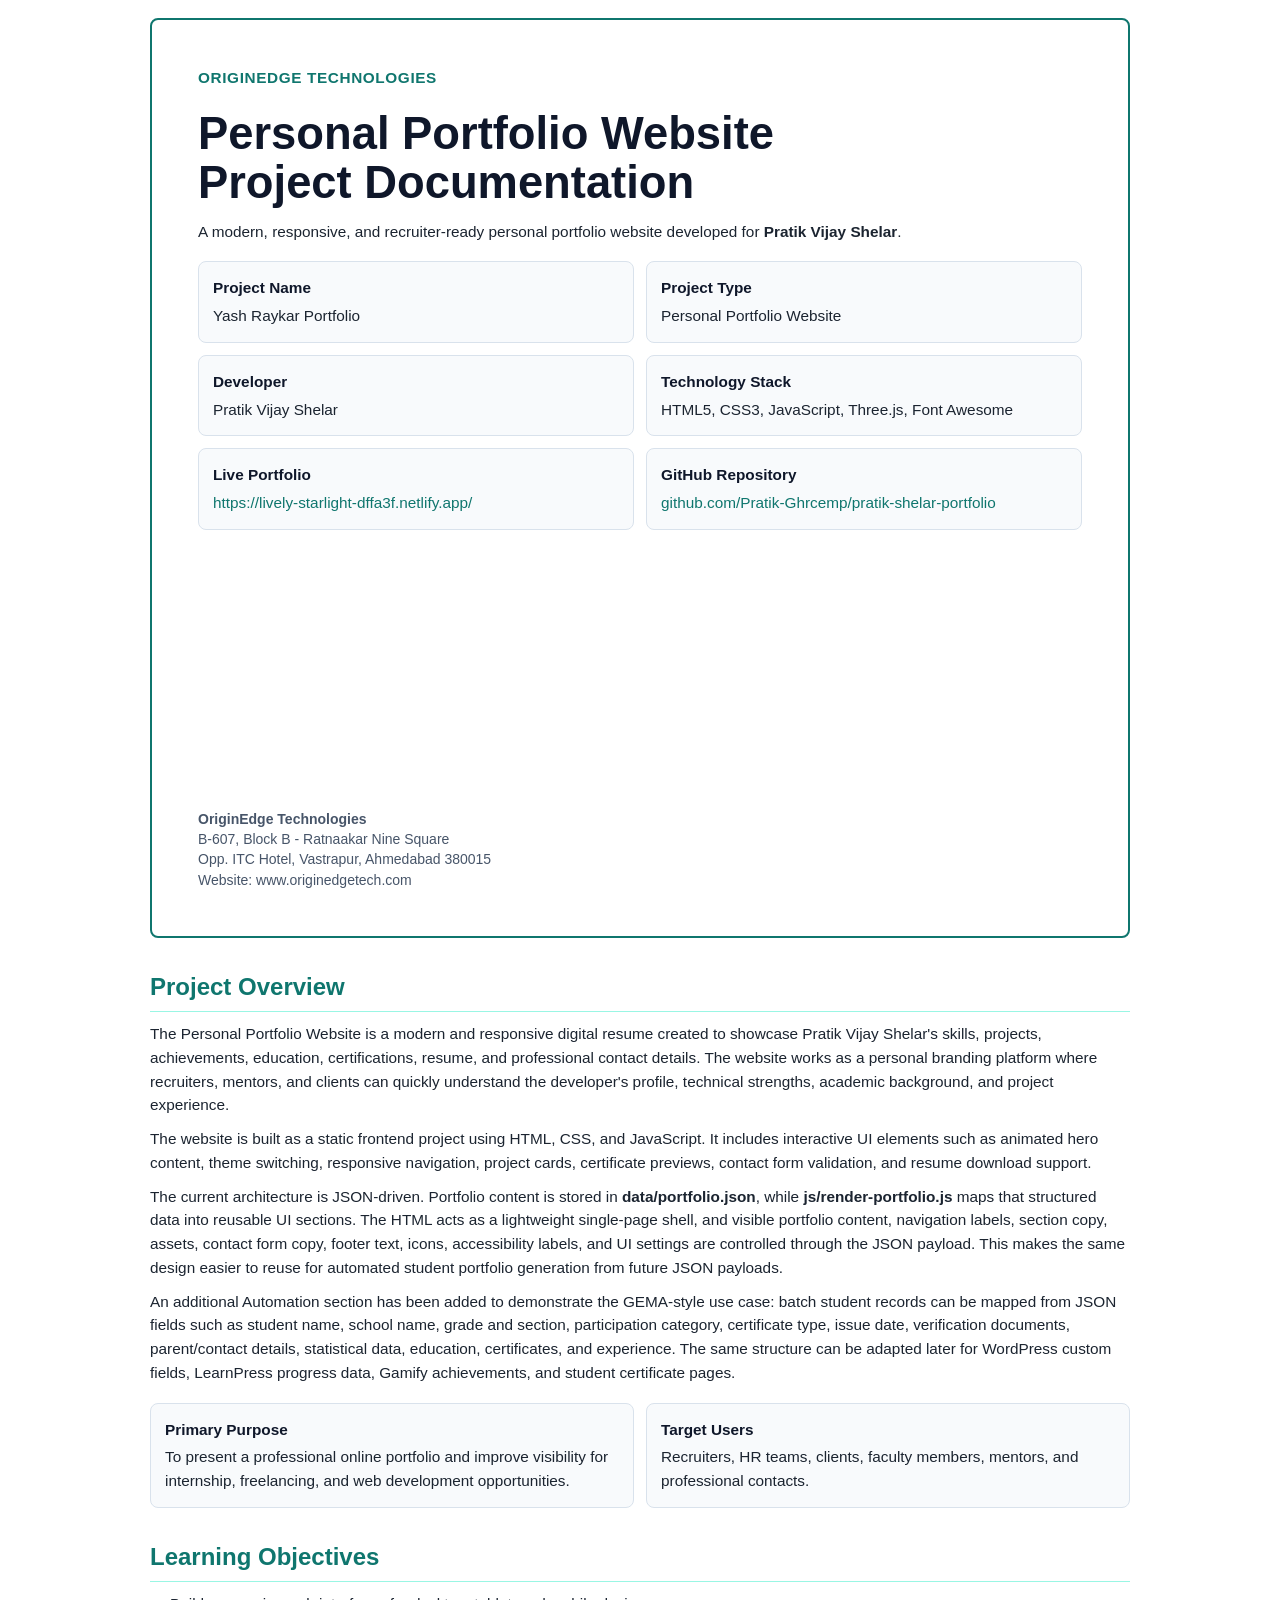
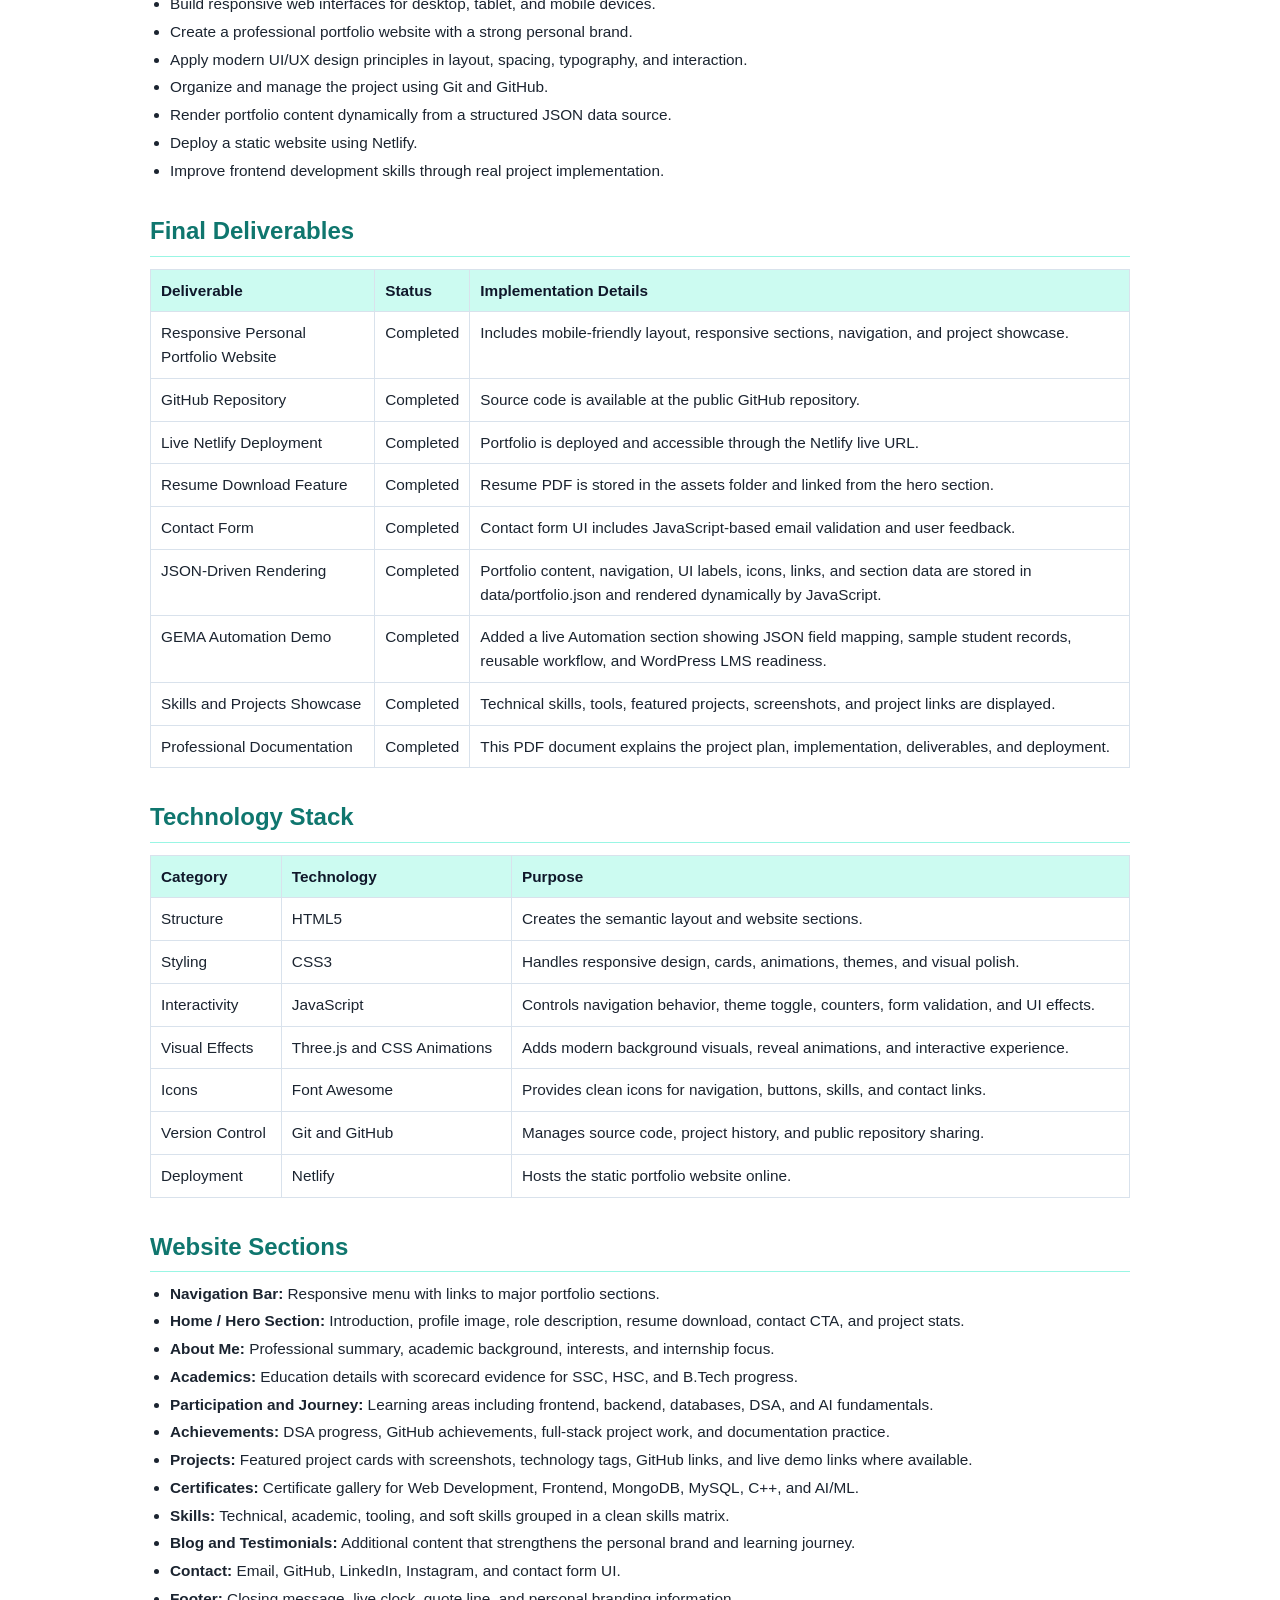
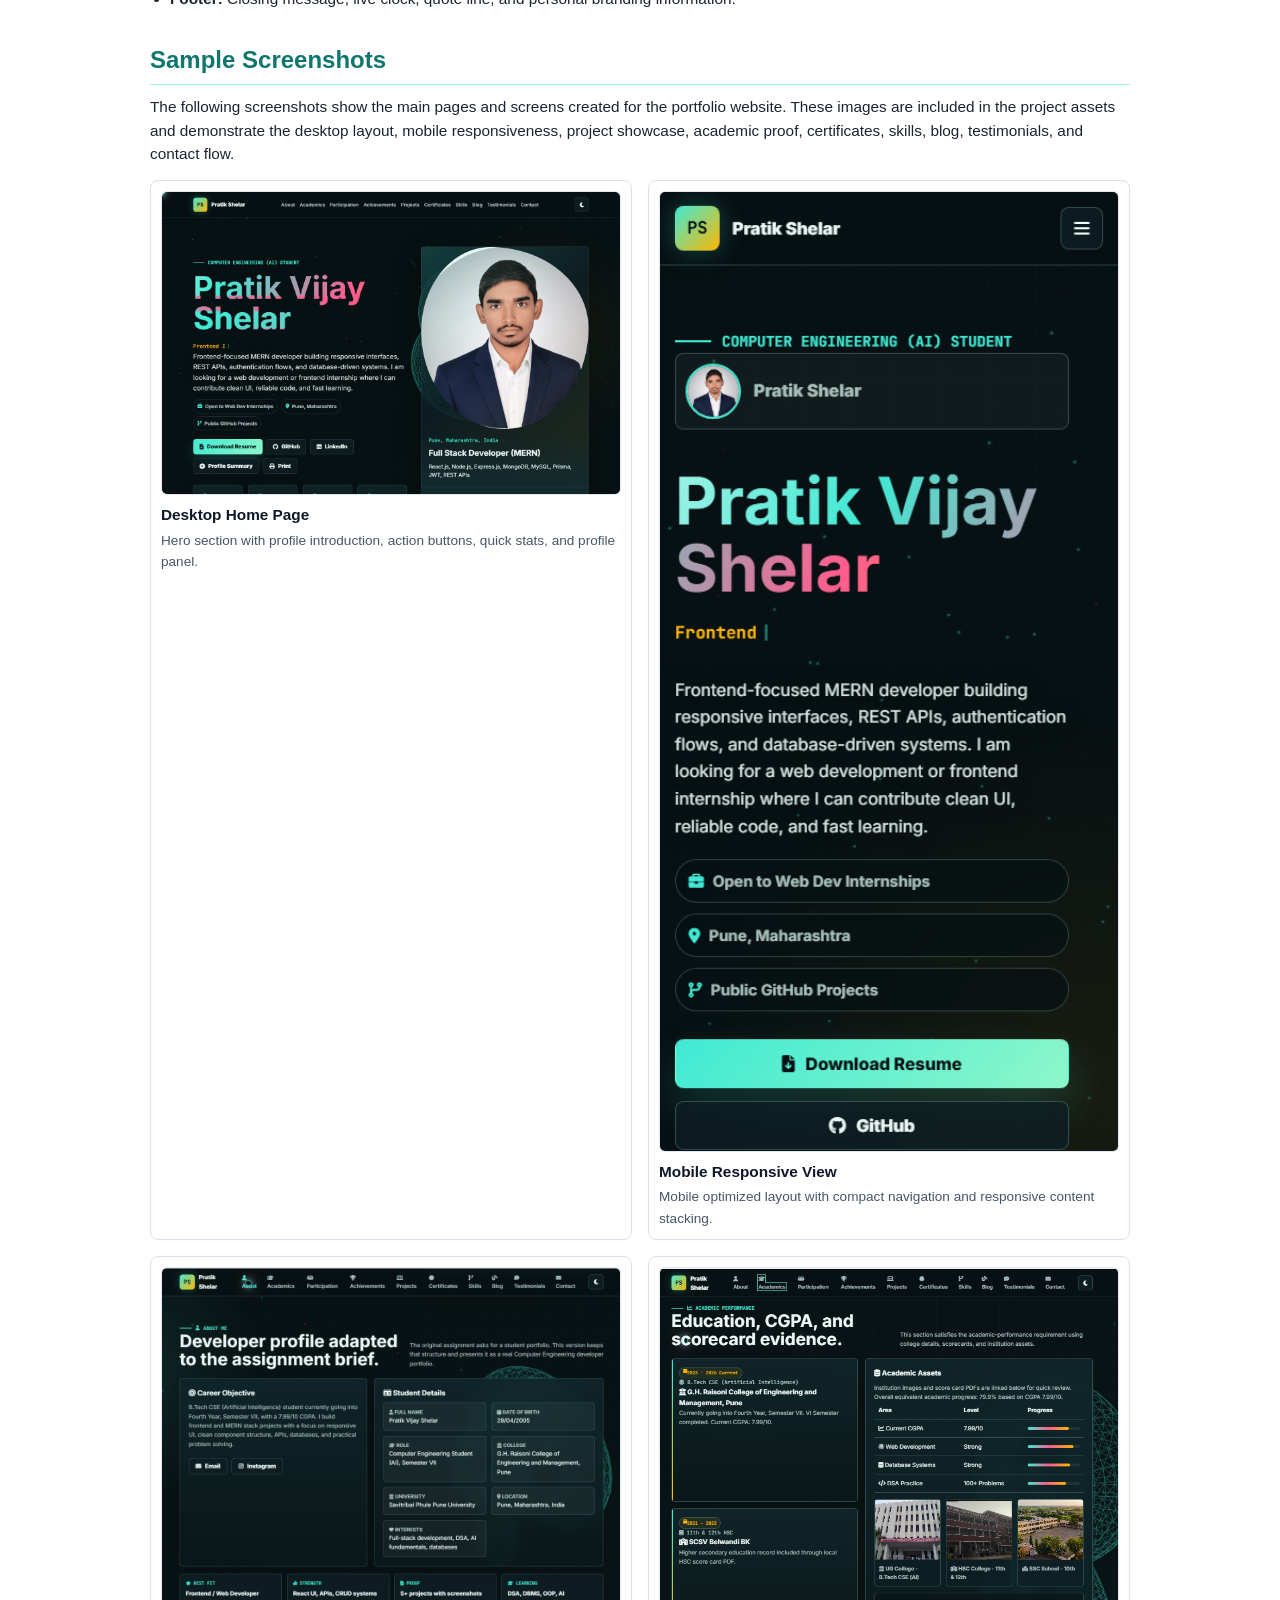
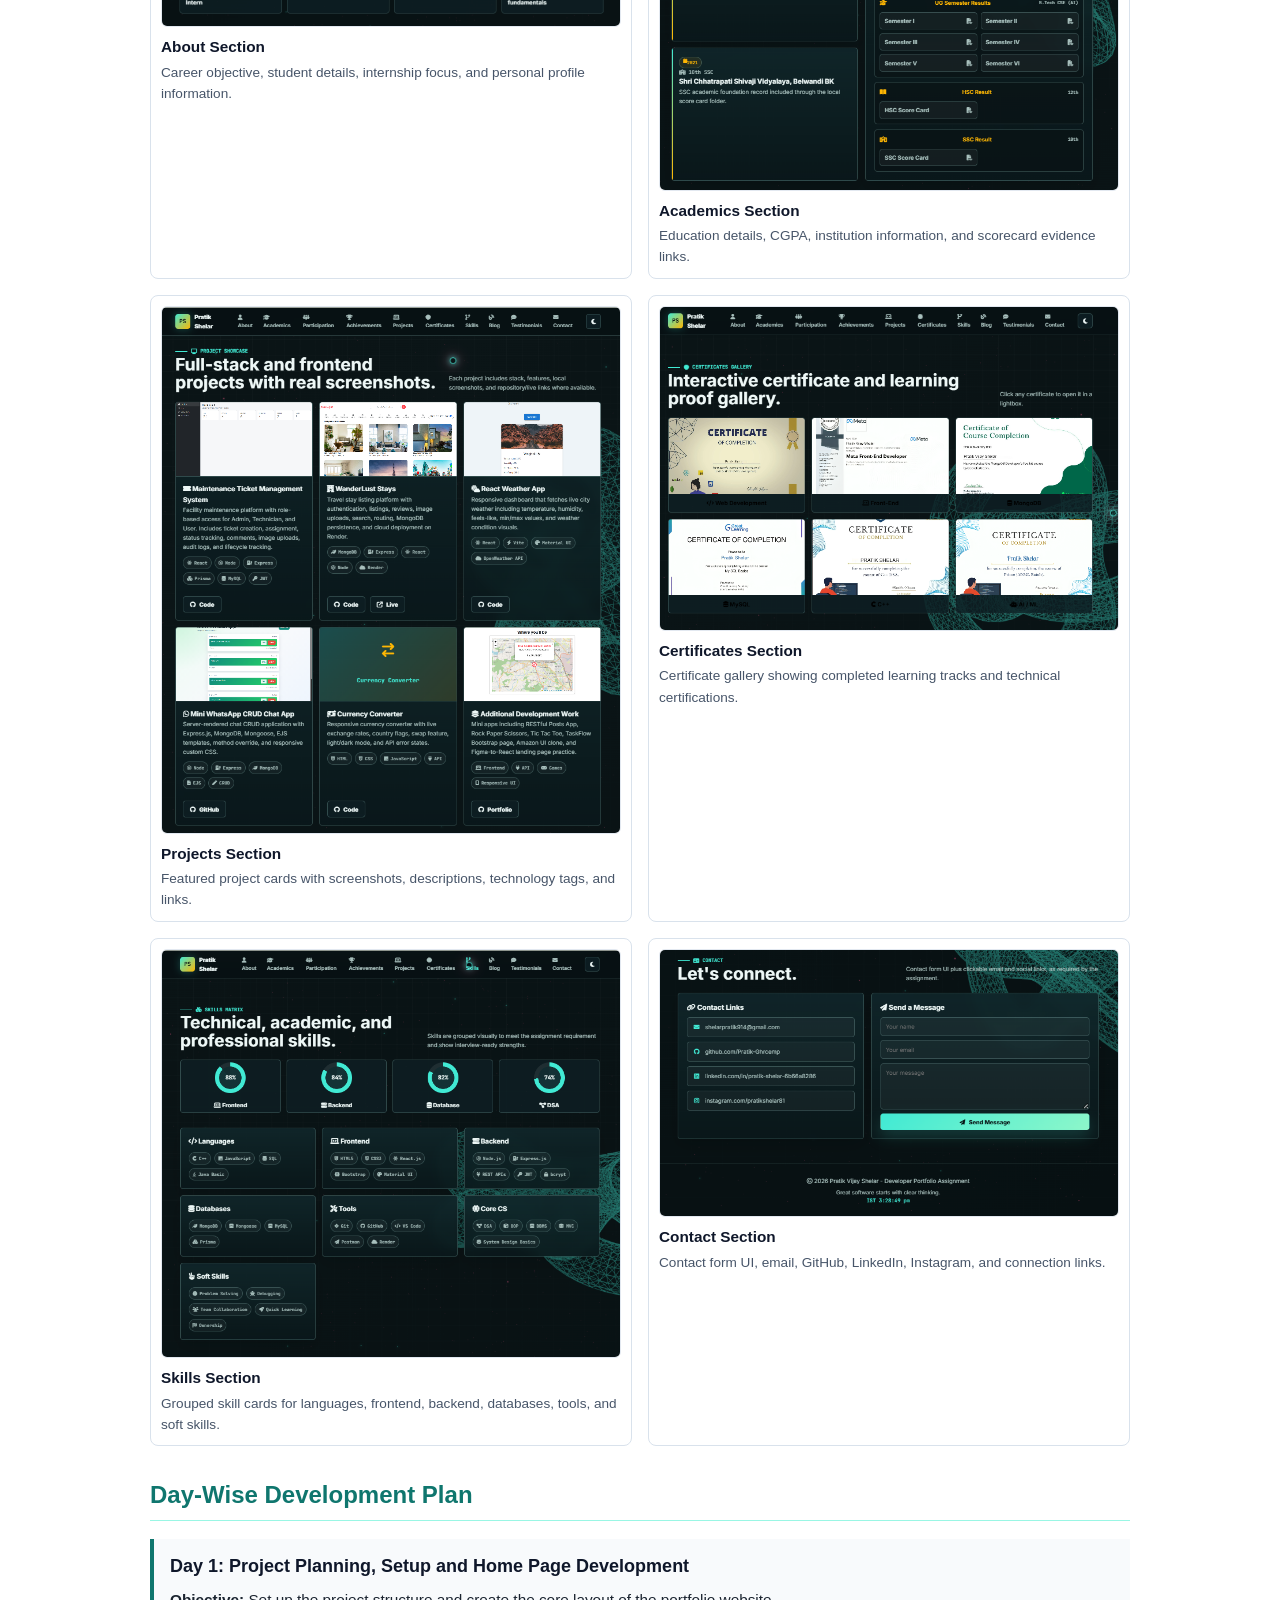
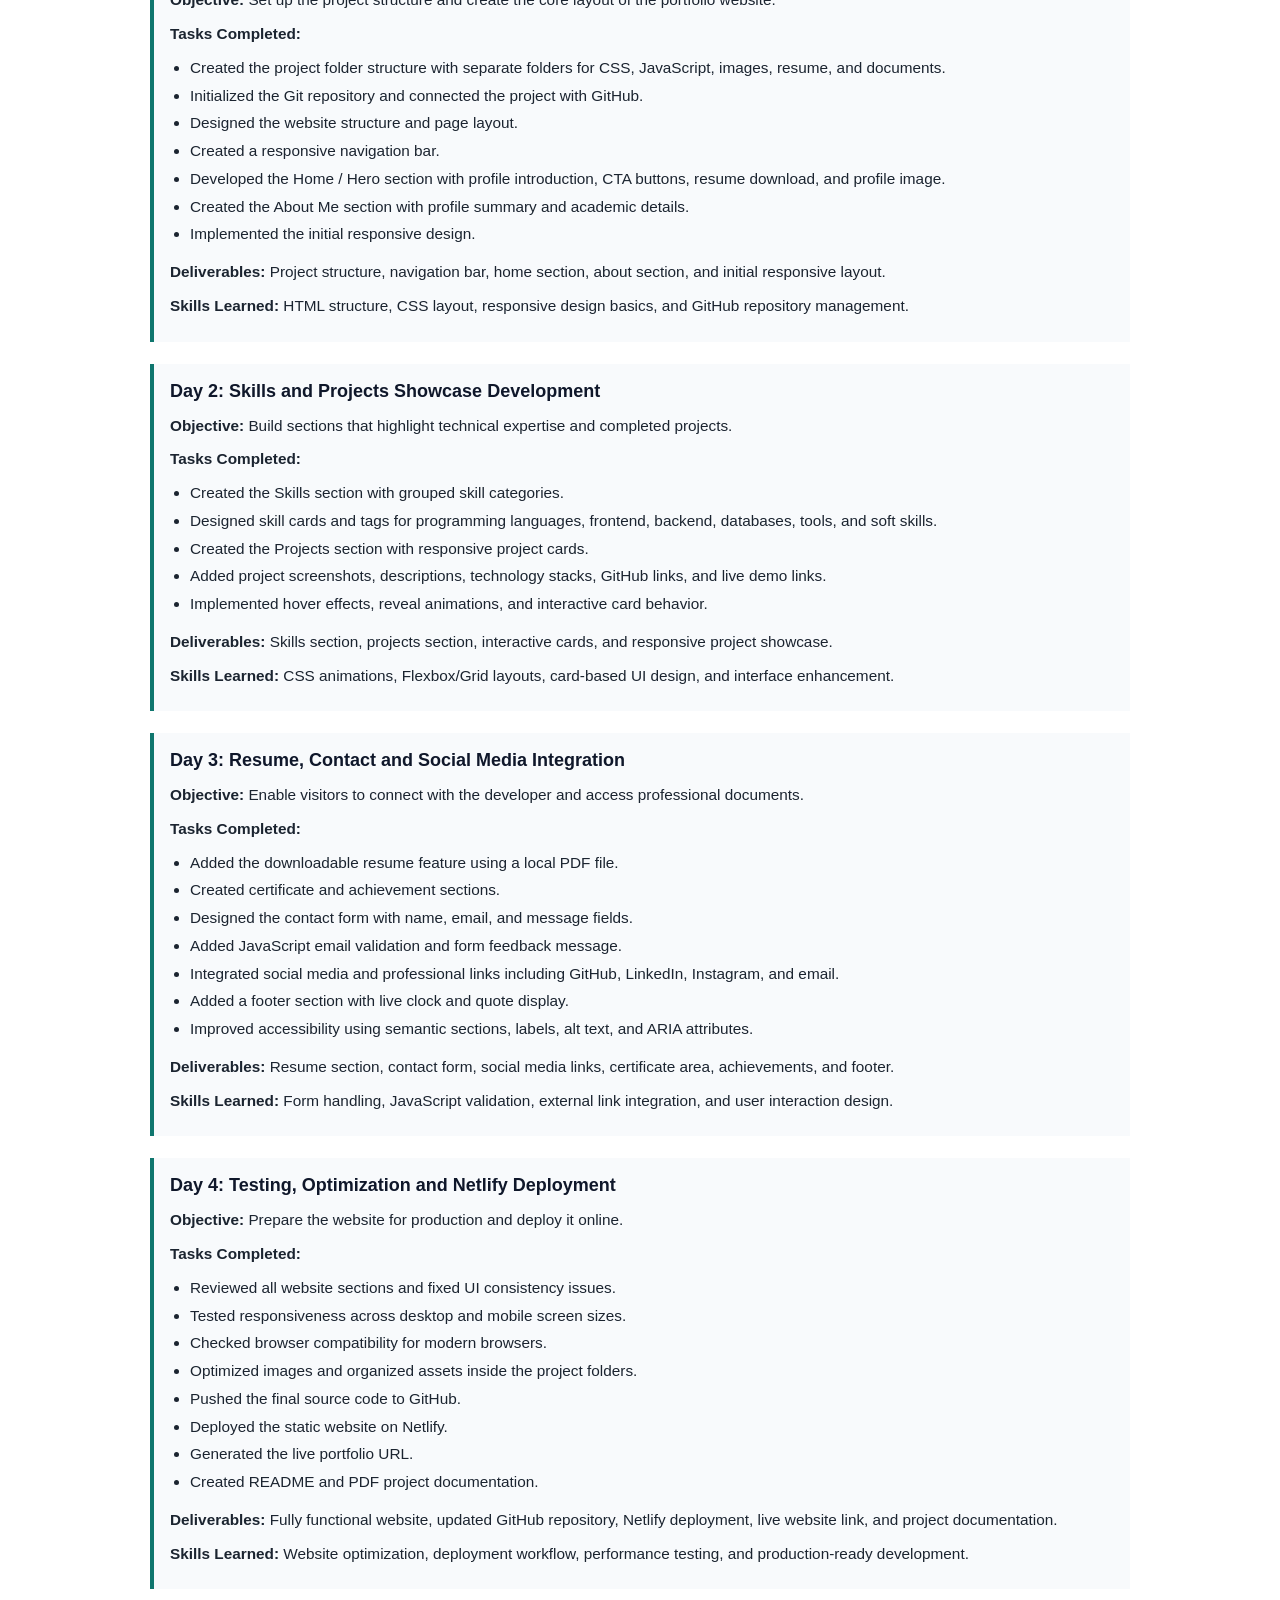
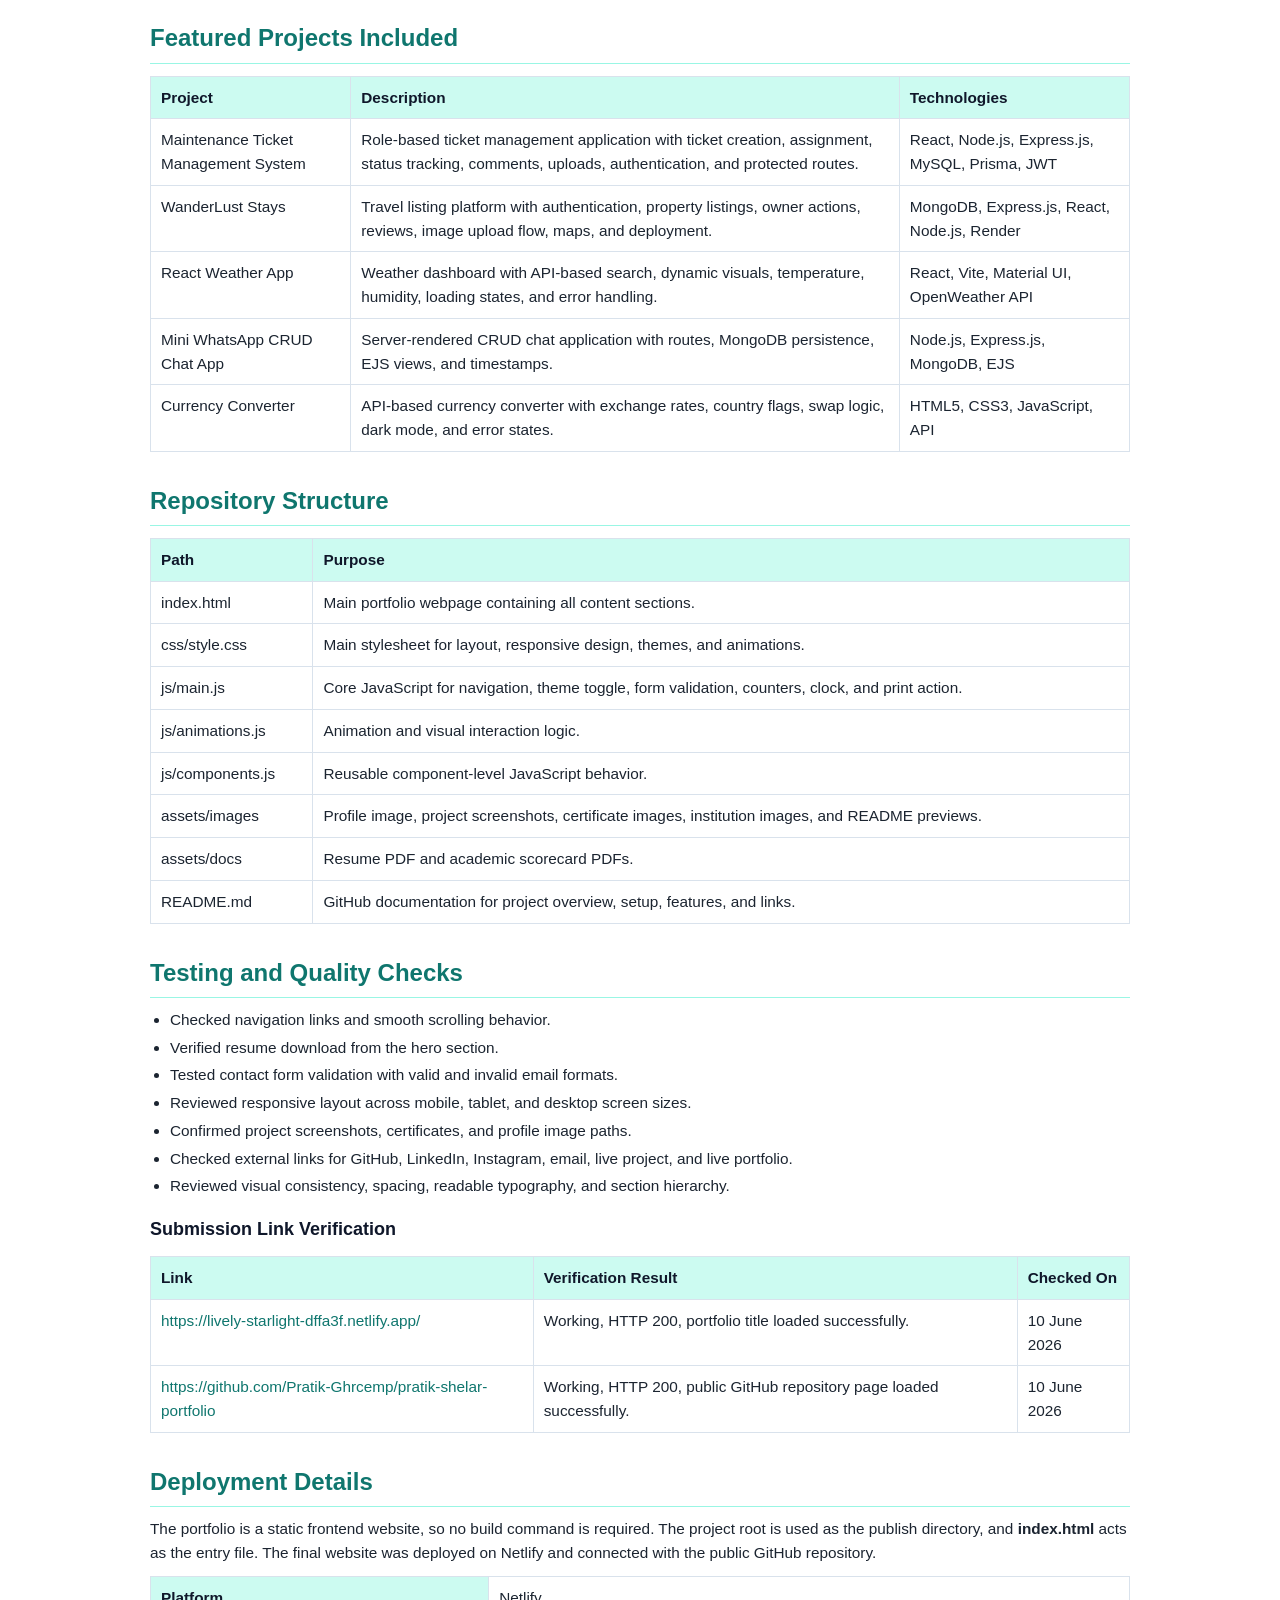
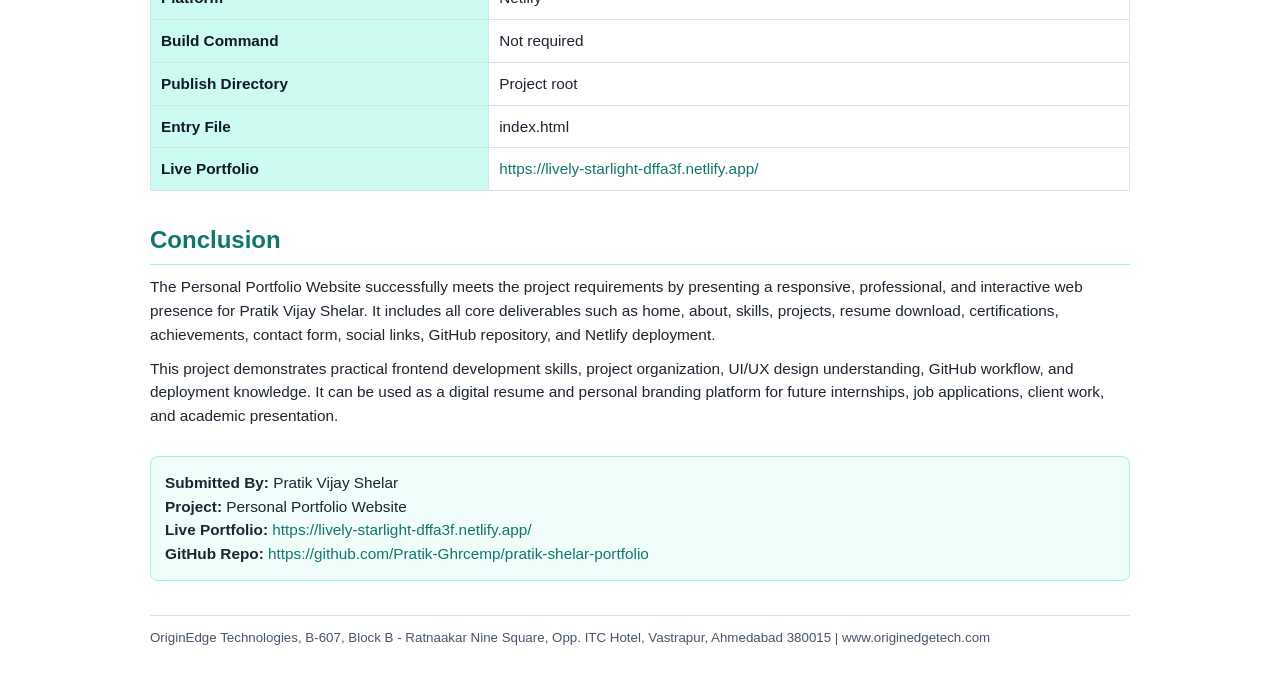
<file: docs/project-documentation.html>
<!DOCTYPE html>
<html lang="en">
<head>
  <meta charset="UTF-8">
  <meta name="viewport" content="width=device-width, initial-scale=1.0">
  <title>Yash Raykar Portfolio - Project Documentation</title>
  <style>
    @page {
      size: A4;
      margin: 18mm 14mm;
    }

    * {
      box-sizing: border-box;
    }

    body {
      margin: 0;
      color: #1b2430;
      font-family: Arial, Helvetica, sans-serif;
      font-size: 11.5pt;
      line-height: 1.55;
      background: #ffffff;
    }

    .page {
      max-width: 980px;
      margin: 0 auto;
      padding: 18px 0;
    }

    .cover {
      min-height: 920px;
      display: flex;
      flex-direction: column;
      justify-content: space-between;
      border: 2px solid #0f766e;
      padding: 46px;
      border-radius: 8px;
      page-break-after: always;
    }

    .brand {
      color: #0f766e;
      font-weight: 700;
      letter-spacing: 0.04em;
      text-transform: uppercase;
    }

    h1 {
      margin: 20px 0 12px;
      color: #0f172a;
      font-size: 34pt;
      line-height: 1.08;
    }

    h2 {
      margin: 30px 0 10px;
      padding-bottom: 6px;
      color: #0f766e;
      font-size: 18pt;
      border-bottom: 1px solid #99f6e4;
      page-break-after: avoid;
    }

    h3 {
      margin: 18px 0 8px;
      color: #0f172a;
      font-size: 13.5pt;
      page-break-after: avoid;
    }

    p {
      margin: 0 0 10px;
    }

    a {
      color: #0f766e;
      text-decoration: none;
      word-break: break-word;
    }

    ul {
      margin: 8px 0 14px 20px;
      padding: 0;
    }

    li {
      margin: 4px 0;
    }

    .meta-grid,
    .summary-grid {
      display: grid;
      grid-template-columns: 1fr 1fr;
      gap: 12px;
      margin: 18px 0;
    }

    .box {
      border: 1px solid #d9e2ec;
      border-radius: 8px;
      padding: 14px;
      background: #f8fafc;
    }

    .box strong {
      display: block;
      margin-bottom: 4px;
      color: #0f172a;
    }

    table {
      width: 100%;
      margin: 12px 0 20px;
      border-collapse: collapse;
      page-break-inside: avoid;
    }

    th,
    td {
      padding: 9px 10px;
      text-align: left;
      vertical-align: top;
      border: 1px solid #d9e2ec;
    }

    th {
      color: #0f172a;
      background: #ccfbf1;
      font-weight: 700;
    }

    .day {
      margin: 18px 0 22px;
      padding: 14px 16px;
      border-left: 4px solid #0f766e;
      background: #f8fafc;
      page-break-inside: avoid;
    }

    .day h3 {
      margin-top: 0;
    }

    .footer-note {
      margin-top: 34px;
      padding-top: 12px;
      color: #475569;
      font-size: 10pt;
      border-top: 1px solid #d9e2ec;
    }

    .org {
      color: #475569;
      font-size: 10.5pt;
      line-height: 1.45;
    }

    .signature {
      margin-top: 28px;
      padding: 14px;
      background: #f0fdfa;
      border: 1px solid #99f6e4;
      border-radius: 8px;
    }

    .section {
      page-break-inside: auto;
    }

    .screenshot-grid {
      display: grid;
      grid-template-columns: 1fr 1fr;
      gap: 16px;
      margin: 14px 0 20px;
    }

    .screenshot-card {
      border: 1px solid #d9e2ec;
      border-radius: 8px;
      padding: 10px;
      background: #ffffff;
      page-break-inside: avoid;
    }

    .screenshot-card img {
      display: block;
      width: 100%;
      height: auto;
      border: 1px solid #e2e8f0;
      border-radius: 6px;
    }

    .screenshot-card strong {
      display: block;
      margin: 8px 0 3px;
      color: #0f172a;
    }

    .screenshot-card p {
      margin: 0;
      color: #475569;
      font-size: 10.2pt;
    }

    @media print {
      .page {
        padding: 0;
      }

      h2 {
        break-after: avoid;
      }
    }
  </style>
</head>
<body>
  <main class="page">
    <section class="cover">
      <div>
        <p class="brand">OriginEdge Technologies</p>
        <h1>Personal Portfolio Website<br>Project Documentation</h1>
        <p>
          A modern, responsive, and recruiter-ready personal portfolio website developed for
          <strong>Pratik Vijay Shelar</strong>.
        </p>

        <div class="meta-grid">
          <div class="box">
            <strong>Project Name</strong>
            Yash Raykar Portfolio
          </div>
          <div class="box">
            <strong>Project Type</strong>
            Personal Portfolio Website
          </div>
          <div class="box">
            <strong>Developer</strong>
            Pratik Vijay Shelar
          </div>
          <div class="box">
            <strong>Technology Stack</strong>
            HTML5, CSS3, JavaScript, Three.js, Font Awesome
          </div>
          <div class="box">
            <strong>Live Portfolio</strong>
            <a href="https://lively-starlight-dffa3f.netlify.app/">https://lively-starlight-dffa3f.netlify.app/</a>
          </div>
          <div class="box">
            <strong>GitHub Repository</strong>
            <a href="https://github.com/Pratik-Ghrcemp/pratik-shelar-portfolio">github.com/Pratik-Ghrcemp/pratik-shelar-portfolio</a>
          </div>
        </div>
      </div>

      <div class="org">
        <strong>OriginEdge Technologies</strong><br>
        B-607, Block B - Ratnaakar Nine Square<br>
        Opp. ITC Hotel, Vastrapur, Ahmedabad 380015<br>
        Website: www.originedgetech.com
      </div>
    </section>

    <section class="section">
      <h2>Project Overview</h2>
      <p>
        The Personal Portfolio Website is a modern and responsive digital resume created to
        showcase Pratik Vijay Shelar's skills, projects, achievements, education, certifications,
        resume, and professional contact details. The website works as a personal branding platform
        where recruiters, mentors, and clients can quickly understand the developer's profile,
        technical strengths, academic background, and project experience.
      </p>
      <p>
        The website is built as a static frontend project using HTML, CSS, and JavaScript. It includes
        interactive UI elements such as animated hero content, theme switching, responsive navigation,
        project cards, certificate previews, contact form validation, and resume download support.
      </p>
      <p>
        The current architecture is JSON-driven. Portfolio content is stored in
        <strong>data/portfolio.json</strong>, while <strong>js/render-portfolio.js</strong> maps that
        structured data into reusable UI sections. The HTML acts as a lightweight single-page shell,
        and visible portfolio content, navigation labels, section copy, assets, contact form copy,
        footer text, icons, accessibility labels, and UI settings are controlled through the JSON
        payload. This makes the same design easier to reuse for automated student portfolio
        generation from future JSON payloads.
      </p>
      <p>
        An additional Automation section has been added to demonstrate the GEMA-style use case:
        batch student records can be mapped from JSON fields such as student name, school name,
        grade and section, participation category, certificate type, issue date, verification
        documents, parent/contact details, statistical data, education, certificates, and experience.
        The same structure can be adapted later for WordPress custom fields, LearnPress progress
        data, Gamify achievements, and student certificate pages.
      </p>

      <div class="summary-grid">
        <div class="box">
          <strong>Primary Purpose</strong>
          To present a professional online portfolio and improve visibility for internship,
          freelancing, and web development opportunities.
        </div>
        <div class="box">
          <strong>Target Users</strong>
          Recruiters, HR teams, clients, faculty members, mentors, and professional contacts.
        </div>
      </div>
    </section>

    <section class="section">
      <h2>Learning Objectives</h2>
      <ul>
        <li>Build responsive web interfaces for desktop, tablet, and mobile devices.</li>
        <li>Create a professional portfolio website with a strong personal brand.</li>
        <li>Apply modern UI/UX design principles in layout, spacing, typography, and interaction.</li>
        <li>Organize and manage the project using Git and GitHub.</li>
        <li>Render portfolio content dynamically from a structured JSON data source.</li>
        <li>Deploy a static website using Netlify.</li>
        <li>Improve frontend development skills through real project implementation.</li>
      </ul>
    </section>

    <section class="section">
      <h2>Final Deliverables</h2>
      <table>
        <thead>
          <tr>
            <th>Deliverable</th>
            <th>Status</th>
            <th>Implementation Details</th>
          </tr>
        </thead>
        <tbody>
          <tr>
            <td>Responsive Personal Portfolio Website</td>
            <td>Completed</td>
            <td>Includes mobile-friendly layout, responsive sections, navigation, and project showcase.</td>
          </tr>
          <tr>
            <td>GitHub Repository</td>
            <td>Completed</td>
            <td>Source code is available at the public GitHub repository.</td>
          </tr>
          <tr>
            <td>Live Netlify Deployment</td>
            <td>Completed</td>
            <td>Portfolio is deployed and accessible through the Netlify live URL.</td>
          </tr>
          <tr>
            <td>Resume Download Feature</td>
            <td>Completed</td>
            <td>Resume PDF is stored in the assets folder and linked from the hero section.</td>
          </tr>
          <tr>
            <td>Contact Form</td>
            <td>Completed</td>
            <td>Contact form UI includes JavaScript-based email validation and user feedback.</td>
          </tr>
          <tr>
            <td>JSON-Driven Rendering</td>
            <td>Completed</td>
            <td>Portfolio content, navigation, UI labels, icons, links, and section data are stored in data/portfolio.json and rendered dynamically by JavaScript.</td>
          </tr>
          <tr>
            <td>GEMA Automation Demo</td>
            <td>Completed</td>
            <td>Added a live Automation section showing JSON field mapping, sample student records, reusable workflow, and WordPress LMS readiness.</td>
          </tr>
          <tr>
            <td>Skills and Projects Showcase</td>
            <td>Completed</td>
            <td>Technical skills, tools, featured projects, screenshots, and project links are displayed.</td>
          </tr>
          <tr>
            <td>Professional Documentation</td>
            <td>Completed</td>
            <td>This PDF document explains the project plan, implementation, deliverables, and deployment.</td>
          </tr>
        </tbody>
      </table>
    </section>

    <section class="section">
      <h2>Technology Stack</h2>
      <table>
        <thead>
          <tr>
            <th>Category</th>
            <th>Technology</th>
            <th>Purpose</th>
          </tr>
        </thead>
        <tbody>
          <tr>
            <td>Structure</td>
            <td>HTML5</td>
            <td>Creates the semantic layout and website sections.</td>
          </tr>
          <tr>
            <td>Styling</td>
            <td>CSS3</td>
            <td>Handles responsive design, cards, animations, themes, and visual polish.</td>
          </tr>
          <tr>
            <td>Interactivity</td>
            <td>JavaScript</td>
            <td>Controls navigation behavior, theme toggle, counters, form validation, and UI effects.</td>
          </tr>
          <tr>
            <td>Visual Effects</td>
            <td>Three.js and CSS Animations</td>
            <td>Adds modern background visuals, reveal animations, and interactive experience.</td>
          </tr>
          <tr>
            <td>Icons</td>
            <td>Font Awesome</td>
            <td>Provides clean icons for navigation, buttons, skills, and contact links.</td>
          </tr>
          <tr>
            <td>Version Control</td>
            <td>Git and GitHub</td>
            <td>Manages source code, project history, and public repository sharing.</td>
          </tr>
          <tr>
            <td>Deployment</td>
            <td>Netlify</td>
            <td>Hosts the static portfolio website online.</td>
          </tr>
        </tbody>
      </table>
    </section>

    <section class="section">
      <h2>Website Sections</h2>
      <ul>
        <li><strong>Navigation Bar:</strong> Responsive menu with links to major portfolio sections.</li>
        <li><strong>Home / Hero Section:</strong> Introduction, profile image, role description, resume download, contact CTA, and project stats.</li>
        <li><strong>About Me:</strong> Professional summary, academic background, interests, and internship focus.</li>
        <li><strong>Academics:</strong> Education details with scorecard evidence for SSC, HSC, and B.Tech progress.</li>
        <li><strong>Participation and Journey:</strong> Learning areas including frontend, backend, databases, DSA, and AI fundamentals.</li>
        <li><strong>Achievements:</strong> DSA progress, GitHub achievements, full-stack project work, and documentation practice.</li>
        <li><strong>Projects:</strong> Featured project cards with screenshots, technology tags, GitHub links, and live demo links where available.</li>
        <li><strong>Certificates:</strong> Certificate gallery for Web Development, Frontend, MongoDB, MySQL, C++, and AI/ML.</li>
        <li><strong>Skills:</strong> Technical, academic, tooling, and soft skills grouped in a clean skills matrix.</li>
        <li><strong>Blog and Testimonials:</strong> Additional content that strengthens the personal brand and learning journey.</li>
        <li><strong>Contact:</strong> Email, GitHub, LinkedIn, Instagram, and contact form UI.</li>
        <li><strong>Footer:</strong> Closing message, live clock, quote line, and personal branding information.</li>
      </ul>
    </section>

    <section class="section">
      <h2>Sample Screenshots</h2>
      <p>
        The following screenshots show the main pages and screens created for the portfolio website.
        These images are included in the project assets and demonstrate the desktop layout, mobile
        responsiveness, project showcase, academic proof, certificates, skills, blog, testimonials,
        and contact flow.
      </p>

      <div class="screenshot-grid">
        <div class="screenshot-card">
          <img src="../assets/images/readme/desktop-preview.png" alt="Desktop homepage preview">
          <strong>Desktop Home Page</strong>
          <p>Hero section with profile introduction, action buttons, quick stats, and profile panel.</p>
        </div>
        <div class="screenshot-card">
          <img src="../assets/images/readme/mobile-preview.png" alt="Mobile portfolio preview">
          <strong>Mobile Responsive View</strong>
          <p>Mobile optimized layout with compact navigation and responsive content stacking.</p>
        </div>
        <div class="screenshot-card">
          <img src="../assets/images/readme/about-section.png" alt="About section screenshot">
          <strong>About Section</strong>
          <p>Career objective, student details, internship focus, and personal profile information.</p>
        </div>
        <div class="screenshot-card">
          <img src="../assets/images/readme/academics-section.png" alt="Academics section screenshot">
          <strong>Academics Section</strong>
          <p>Education details, CGPA, institution information, and scorecard evidence links.</p>
        </div>
        <div class="screenshot-card">
          <img src="../assets/images/readme/projects-section.png" alt="Projects section screenshot">
          <strong>Projects Section</strong>
          <p>Featured project cards with screenshots, descriptions, technology tags, and links.</p>
        </div>
        <div class="screenshot-card">
          <img src="../assets/images/readme/certificates-section.png" alt="Certificates section screenshot">
          <strong>Certificates Section</strong>
          <p>Certificate gallery showing completed learning tracks and technical certifications.</p>
        </div>
        <div class="screenshot-card">
          <img src="../assets/images/readme/skills-section.png" alt="Skills section screenshot">
          <strong>Skills Section</strong>
          <p>Grouped skill cards for languages, frontend, backend, databases, tools, and soft skills.</p>
        </div>
        <div class="screenshot-card">
          <img src="../assets/images/readme/contact-section.png" alt="Contact section screenshot">
          <strong>Contact Section</strong>
          <p>Contact form UI, email, GitHub, LinkedIn, Instagram, and connection links.</p>
        </div>
      </div>
    </section>

    <section class="section">
      <h2>Day-Wise Development Plan</h2>

      <div class="day">
        <h3>Day 1: Project Planning, Setup and Home Page Development</h3>
        <p><strong>Objective:</strong> Set up the project structure and create the core layout of the portfolio website.</p>
        <p><strong>Tasks Completed:</strong></p>
        <ul>
          <li>Created the project folder structure with separate folders for CSS, JavaScript, images, resume, and documents.</li>
          <li>Initialized the Git repository and connected the project with GitHub.</li>
          <li>Designed the website structure and page layout.</li>
          <li>Created a responsive navigation bar.</li>
          <li>Developed the Home / Hero section with profile introduction, CTA buttons, resume download, and profile image.</li>
          <li>Created the About Me section with profile summary and academic details.</li>
          <li>Implemented the initial responsive design.</li>
        </ul>
        <p><strong>Deliverables:</strong> Project structure, navigation bar, home section, about section, and initial responsive layout.</p>
        <p><strong>Skills Learned:</strong> HTML structure, CSS layout, responsive design basics, and GitHub repository management.</p>
      </div>

      <div class="day">
        <h3>Day 2: Skills and Projects Showcase Development</h3>
        <p><strong>Objective:</strong> Build sections that highlight technical expertise and completed projects.</p>
        <p><strong>Tasks Completed:</strong></p>
        <ul>
          <li>Created the Skills section with grouped skill categories.</li>
          <li>Designed skill cards and tags for programming languages, frontend, backend, databases, tools, and soft skills.</li>
          <li>Created the Projects section with responsive project cards.</li>
          <li>Added project screenshots, descriptions, technology stacks, GitHub links, and live demo links.</li>
          <li>Implemented hover effects, reveal animations, and interactive card behavior.</li>
        </ul>
        <p><strong>Deliverables:</strong> Skills section, projects section, interactive cards, and responsive project showcase.</p>
        <p><strong>Skills Learned:</strong> CSS animations, Flexbox/Grid layouts, card-based UI design, and interface enhancement.</p>
      </div>

      <div class="day">
        <h3>Day 3: Resume, Contact and Social Media Integration</h3>
        <p><strong>Objective:</strong> Enable visitors to connect with the developer and access professional documents.</p>
        <p><strong>Tasks Completed:</strong></p>
        <ul>
          <li>Added the downloadable resume feature using a local PDF file.</li>
          <li>Created certificate and achievement sections.</li>
          <li>Designed the contact form with name, email, and message fields.</li>
          <li>Added JavaScript email validation and form feedback message.</li>
          <li>Integrated social media and professional links including GitHub, LinkedIn, Instagram, and email.</li>
          <li>Added a footer section with live clock and quote display.</li>
          <li>Improved accessibility using semantic sections, labels, alt text, and ARIA attributes.</li>
        </ul>
        <p><strong>Deliverables:</strong> Resume section, contact form, social media links, certificate area, achievements, and footer.</p>
        <p><strong>Skills Learned:</strong> Form handling, JavaScript validation, external link integration, and user interaction design.</p>
      </div>

      <div class="day">
        <h3>Day 4: Testing, Optimization and Netlify Deployment</h3>
        <p><strong>Objective:</strong> Prepare the website for production and deploy it online.</p>
        <p><strong>Tasks Completed:</strong></p>
        <ul>
          <li>Reviewed all website sections and fixed UI consistency issues.</li>
          <li>Tested responsiveness across desktop and mobile screen sizes.</li>
          <li>Checked browser compatibility for modern browsers.</li>
          <li>Optimized images and organized assets inside the project folders.</li>
          <li>Pushed the final source code to GitHub.</li>
          <li>Deployed the static website on Netlify.</li>
          <li>Generated the live portfolio URL.</li>
          <li>Created README and PDF project documentation.</li>
        </ul>
        <p><strong>Deliverables:</strong> Fully functional website, updated GitHub repository, Netlify deployment, live website link, and project documentation.</p>
        <p><strong>Skills Learned:</strong> Website optimization, deployment workflow, performance testing, and production-ready development.</p>
      </div>
    </section>

    <section class="section">
      <h2>Featured Projects Included</h2>
      <table>
        <thead>
          <tr>
            <th>Project</th>
            <th>Description</th>
            <th>Technologies</th>
          </tr>
        </thead>
        <tbody>
          <tr>
            <td>Maintenance Ticket Management System</td>
            <td>Role-based ticket management application with ticket creation, assignment, status tracking, comments, uploads, authentication, and protected routes.</td>
            <td>React, Node.js, Express.js, MySQL, Prisma, JWT</td>
          </tr>
          <tr>
            <td>WanderLust Stays</td>
            <td>Travel listing platform with authentication, property listings, owner actions, reviews, image upload flow, maps, and deployment.</td>
            <td>MongoDB, Express.js, React, Node.js, Render</td>
          </tr>
          <tr>
            <td>React Weather App</td>
            <td>Weather dashboard with API-based search, dynamic visuals, temperature, humidity, loading states, and error handling.</td>
            <td>React, Vite, Material UI, OpenWeather API</td>
          </tr>
          <tr>
            <td>Mini WhatsApp CRUD Chat App</td>
            <td>Server-rendered CRUD chat application with routes, MongoDB persistence, EJS views, and timestamps.</td>
            <td>Node.js, Express.js, MongoDB, EJS</td>
          </tr>
          <tr>
            <td>Currency Converter</td>
            <td>API-based currency converter with exchange rates, country flags, swap logic, dark mode, and error states.</td>
            <td>HTML5, CSS3, JavaScript, API</td>
          </tr>
        </tbody>
      </table>
    </section>

    <section class="section">
      <h2>Repository Structure</h2>
      <table>
        <thead>
          <tr>
            <th>Path</th>
            <th>Purpose</th>
          </tr>
        </thead>
        <tbody>
          <tr>
            <td>index.html</td>
            <td>Main portfolio webpage containing all content sections.</td>
          </tr>
          <tr>
            <td>css/style.css</td>
            <td>Main stylesheet for layout, responsive design, themes, and animations.</td>
          </tr>
          <tr>
            <td>js/main.js</td>
            <td>Core JavaScript for navigation, theme toggle, form validation, counters, clock, and print action.</td>
          </tr>
          <tr>
            <td>js/animations.js</td>
            <td>Animation and visual interaction logic.</td>
          </tr>
          <tr>
            <td>js/components.js</td>
            <td>Reusable component-level JavaScript behavior.</td>
          </tr>
          <tr>
            <td>assets/images</td>
            <td>Profile image, project screenshots, certificate images, institution images, and README previews.</td>
          </tr>
          <tr>
            <td>assets/docs</td>
            <td>Resume PDF and academic scorecard PDFs.</td>
          </tr>
          <tr>
            <td>README.md</td>
            <td>GitHub documentation for project overview, setup, features, and links.</td>
          </tr>
        </tbody>
      </table>
    </section>

    <section class="section">
      <h2>Testing and Quality Checks</h2>
      <ul>
        <li>Checked navigation links and smooth scrolling behavior.</li>
        <li>Verified resume download from the hero section.</li>
        <li>Tested contact form validation with valid and invalid email formats.</li>
        <li>Reviewed responsive layout across mobile, tablet, and desktop screen sizes.</li>
        <li>Confirmed project screenshots, certificates, and profile image paths.</li>
        <li>Checked external links for GitHub, LinkedIn, Instagram, email, live project, and live portfolio.</li>
        <li>Reviewed visual consistency, spacing, readable typography, and section hierarchy.</li>
      </ul>

      <h3>Submission Link Verification</h3>
      <table>
        <thead>
          <tr>
            <th>Link</th>
            <th>Verification Result</th>
            <th>Checked On</th>
          </tr>
        </thead>
        <tbody>
          <tr>
            <td><a href="https://lively-starlight-dffa3f.netlify.app/">https://lively-starlight-dffa3f.netlify.app/</a></td>
            <td>Working, HTTP 200, portfolio title loaded successfully.</td>
            <td>10 June 2026</td>
          </tr>
          <tr>
            <td><a href="https://github.com/Pratik-Ghrcemp/pratik-shelar-portfolio">https://github.com/Pratik-Ghrcemp/pratik-shelar-portfolio</a></td>
            <td>Working, HTTP 200, public GitHub repository page loaded successfully.</td>
            <td>10 June 2026</td>
          </tr>
        </tbody>
      </table>
    </section>

    <section class="section">
      <h2>Deployment Details</h2>
      <p>
        The portfolio is a static frontend website, so no build command is required. The project root
        is used as the publish directory, and <strong>index.html</strong> acts as the entry file. The
        final website was deployed on Netlify and connected with the public GitHub repository.
      </p>
      <table>
        <tbody>
          <tr>
            <th>Platform</th>
            <td>Netlify</td>
          </tr>
          <tr>
            <th>Build Command</th>
            <td>Not required</td>
          </tr>
          <tr>
            <th>Publish Directory</th>
            <td>Project root</td>
          </tr>
          <tr>
            <th>Entry File</th>
            <td>index.html</td>
          </tr>
          <tr>
            <th>Live Portfolio</th>
            <td><a href="https://lively-starlight-dffa3f.netlify.app/">https://lively-starlight-dffa3f.netlify.app/</a></td>
          </tr>
        </tbody>
      </table>
    </section>

    <section class="section">
      <h2>Conclusion</h2>
      <p>
        The Personal Portfolio Website successfully meets the project requirements by presenting a
        responsive, professional, and interactive web presence for Pratik Vijay Shelar. It includes
        all core deliverables such as home, about, skills, projects, resume download, certifications,
        achievements, contact form, social links, GitHub repository, and Netlify deployment.
      </p>
      <p>
        This project demonstrates practical frontend development skills, project organization, UI/UX
        design understanding, GitHub workflow, and deployment knowledge. It can be used as a digital
        resume and personal branding platform for future internships, job applications, client work,
        and academic presentation.
      </p>

      <div class="signature">
        <strong>Submitted By:</strong> Pratik Vijay Shelar<br>
        <strong>Project:</strong> Personal Portfolio Website<br>
        <strong>Live Portfolio:</strong> <a href="https://lively-starlight-dffa3f.netlify.app/">https://lively-starlight-dffa3f.netlify.app/</a><br>
        <strong>GitHub Repo:</strong> <a href="https://github.com/Pratik-Ghrcemp/pratik-shelar-portfolio">https://github.com/Pratik-Ghrcemp/pratik-shelar-portfolio</a>
      </div>

      <p class="footer-note">
        OriginEdge Technologies, B-607, Block B - Ratnaakar Nine Square, Opp. ITC Hotel,
        Vastrapur, Ahmedabad 380015 | www.originedgetech.com
      </p>
    </section>
  </main>
</body>
</html>
</file>
